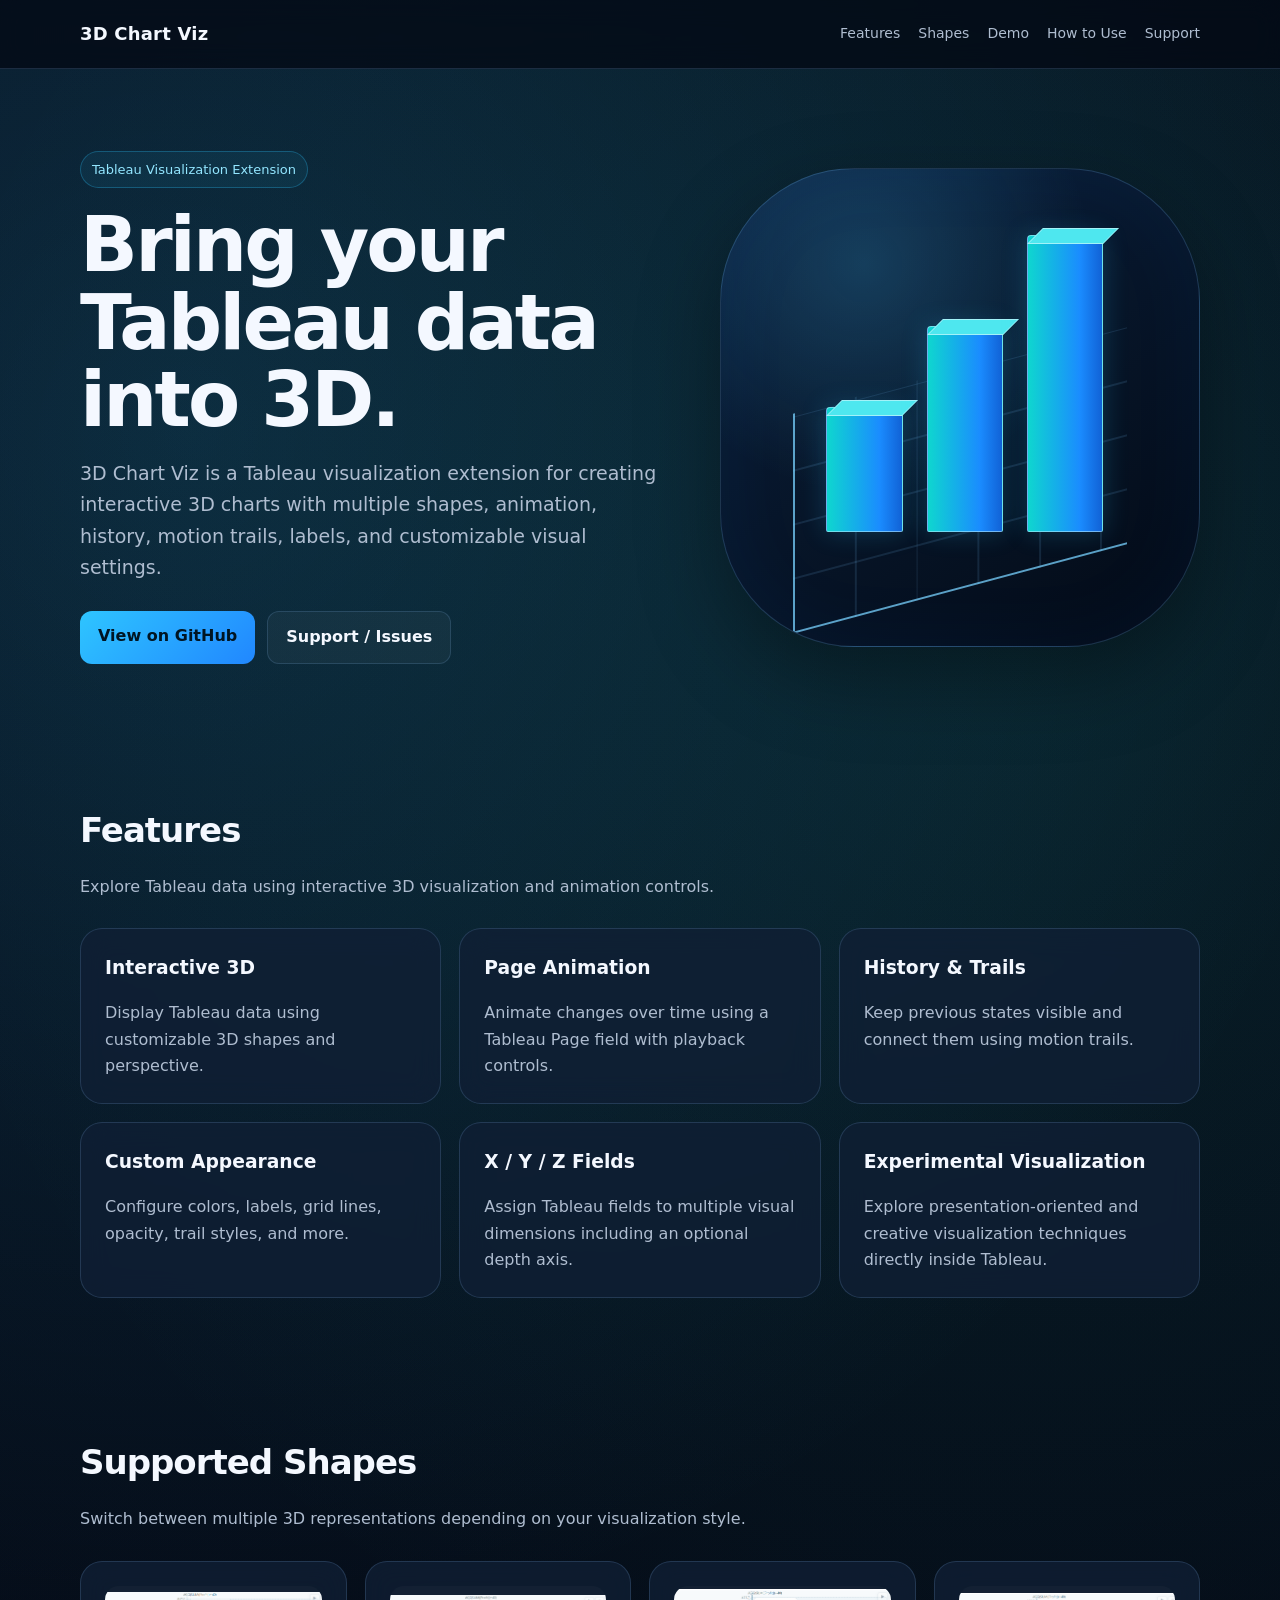
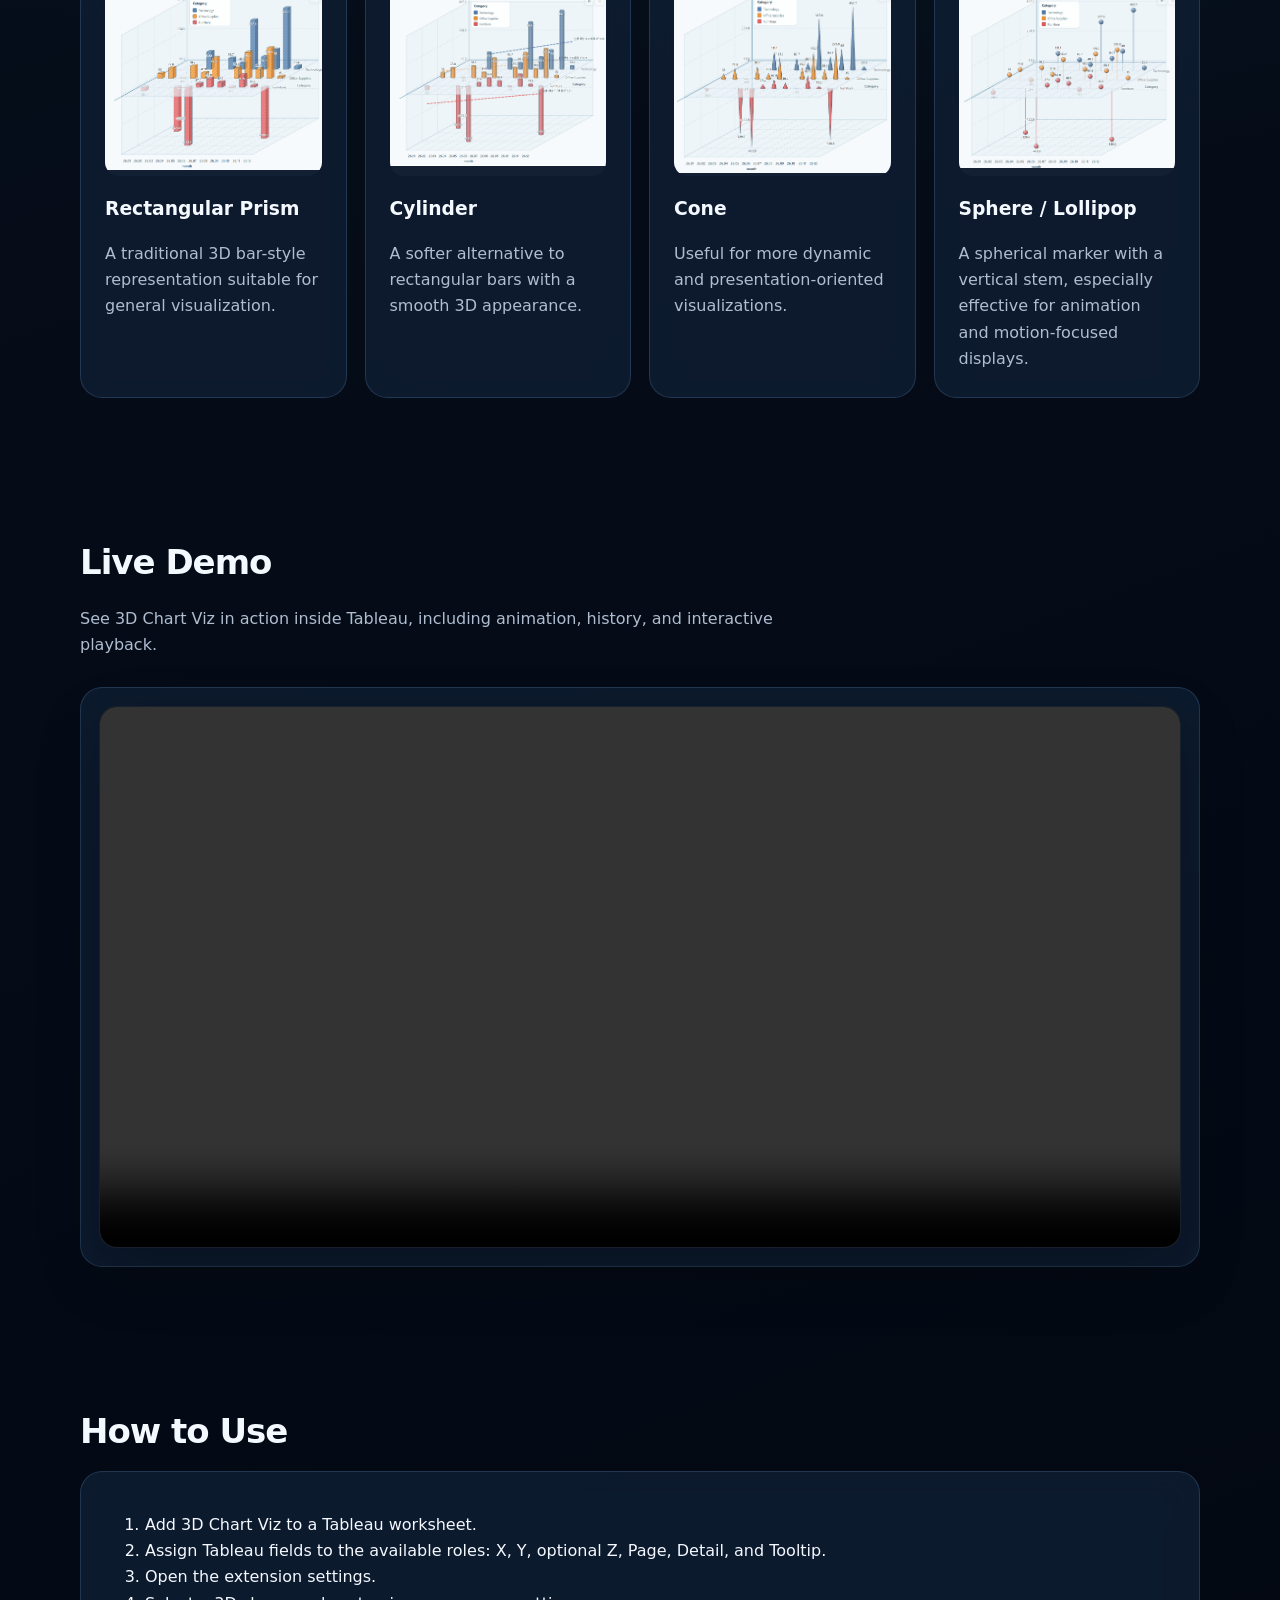
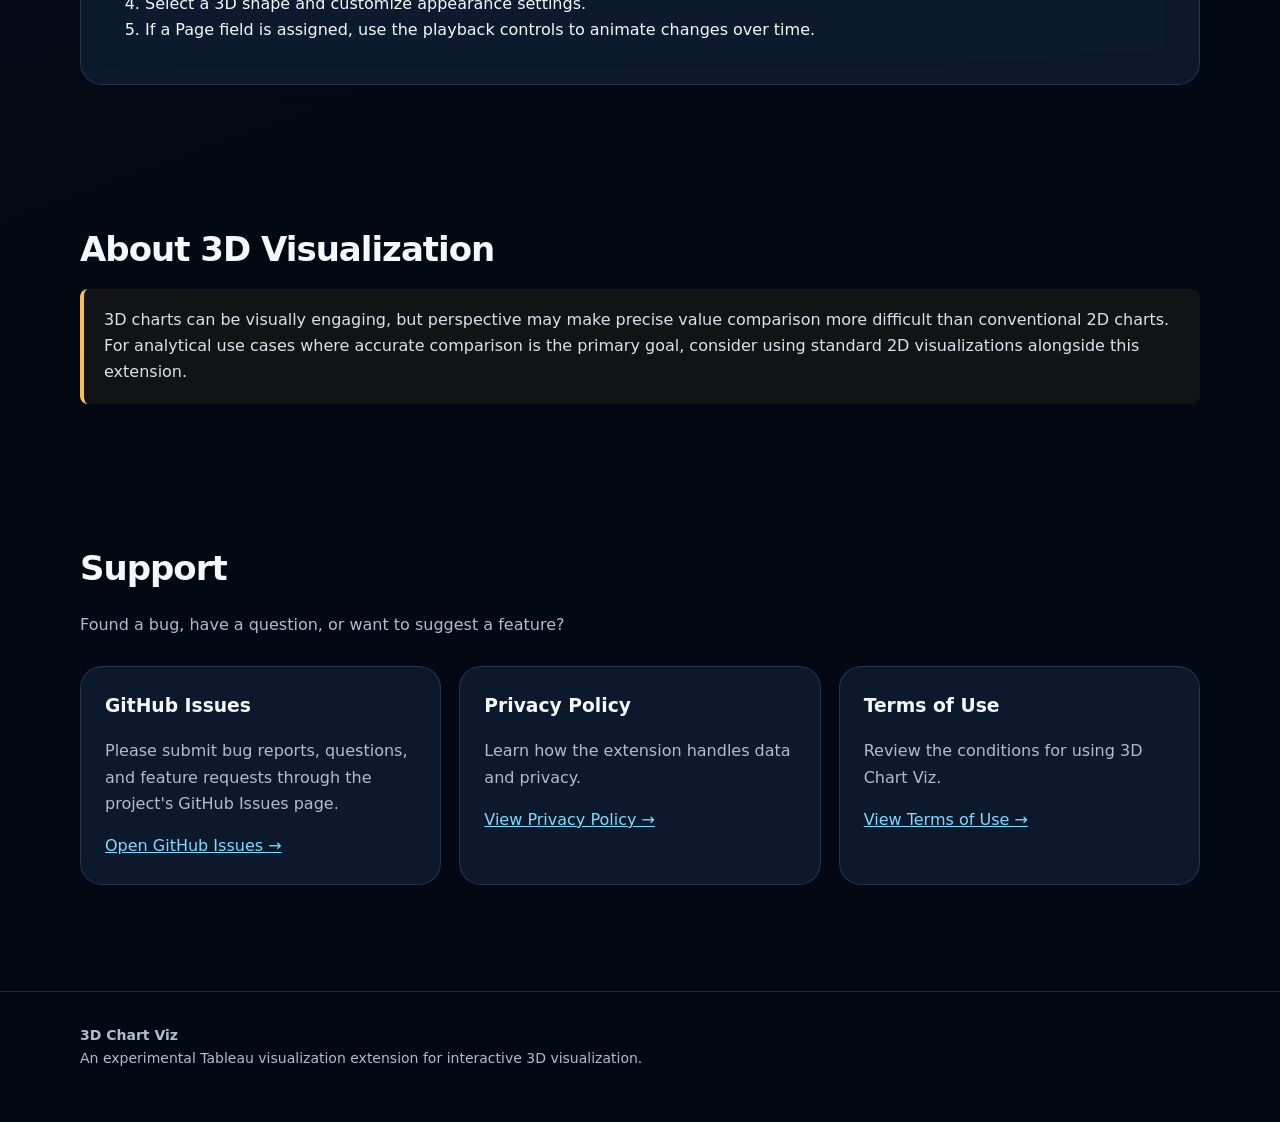
<file: index.html>
<!doctype html>
<html lang="en">
<head>
  <meta charset="utf-8" />
  <meta name="viewport" content="width=device-width, initial-scale=1" />

  <title>3D Chart Viz for Tableau</title>
  <meta
    name="description"
    content="3D Chart Viz is a Tableau visualization extension for interactive 3D charts, animation, history, and motion trails."
  />

  <style>
    :root {
      --bg: #07111f;
      --bg2: #0b1930;
      --panel: rgba(16, 31, 53, 0.78);
      --text: #f4f8ff;
      --muted: #afbdd0;
      --line: rgba(135, 183, 235, 0.18);
      --accent: #2ec5ff;
      --accent2: #24e3c2;
      --max: 1120px;
      --radius: 22px;
    }

    * {
      box-sizing: border-box;
    }

    html {
      scroll-behavior: smooth;
    }

    body {
      margin: 0;
      font-family:
        Inter, ui-sans-serif, system-ui, -apple-system,
        BlinkMacSystemFont, "Segoe UI", sans-serif;
      color: var(--text);
      background:
        radial-gradient(circle at 15% 10%, rgba(46,197,255,.14), transparent 30%),
        radial-gradient(circle at 80% 15%, rgba(36,227,194,.09), transparent 30%),
        linear-gradient(160deg, var(--bg), #030812 80%);
      line-height: 1.65;
    }

    a {
      color: #7edcff;
    }

    .container {
      width: min(var(--max), calc(100% - 36px));
      margin: 0 auto;
    }

    header {
      border-bottom: 1px solid var(--line);
      backdrop-filter: blur(12px);
      position: sticky;
      top: 0;
      z-index: 10;
      background: rgba(3, 8, 18, .72);
    }

    nav {
      height: 68px;
      display: flex;
      align-items: center;
      justify-content: space-between;
      gap: 20px;
    }

    .brand {
      font-weight: 800;
      letter-spacing: .2px;
      font-size: 18px;
    }

    .navlinks {
      display: flex;
      gap: 18px;
      flex-wrap: wrap;
      font-size: 14px;
    }

    .navlinks a {
      color: var(--muted);
      text-decoration: none;
    }

    .hero {
      min-height: 620px;
      display: grid;
      grid-template-columns: 1.1fr .9fr;
      align-items: center;
      gap: 54px;
      padding: 82px 0 70px;
    }

    .eyebrow {
      display: inline-block;
      padding: 7px 11px;
      border: 1px solid rgba(46,197,255,.28);
      border-radius: 999px;
      color: #93e6ff;
      font-size: 13px;
      background: rgba(46,197,255,.07);
    }

    h1 {
      margin: 18px 0;
      font-size: clamp(44px, 7vw, 76px);
      line-height: 1.02;
      letter-spacing: -2.8px;
    }

    .hero p {
      color: var(--muted);
      font-size: 19px;
      max-width: 680px;
    }

    .buttons {
      display: flex;
      gap: 12px;
      flex-wrap: wrap;
      margin-top: 28px;
    }

    .button {
      display: inline-block;
      text-decoration: none;
      padding: 12px 18px;
      border-radius: 12px;
      font-weight: 700;
      border: 1px solid var(--line);
    }

    .button.primary {
      background: linear-gradient(135deg, var(--accent), #2187ff);
      color: #001523;
      border: 0;
    }

    .button.secondary {
      background: rgba(255,255,255,.04);
      color: var(--text);
    }

    .chart-icon {
      aspect-ratio: 1;
      position: relative;
      border-radius: 28%;
      overflow: hidden;
      background:
        radial-gradient(circle at 30% 20%, rgba(70,198,255,.2), transparent 45%),
        linear-gradient(145deg, #0b213d, #030a15);
      border: 1px solid rgba(121,189,255,.22);
      box-shadow:
        inset 0 0 80px rgba(34, 127, 255, .06),
        0 30px 80px rgba(0,0,0,.35);
    }

    .floor {
      position: absolute;
      width: 70%;
      height: 46%;
      left: 15%;
      bottom: 12%;
      transform: skewY(-15deg);
      border-left: 2px solid rgba(120,210,255,.75);
      border-bottom: 2px solid rgba(120,210,255,.75);
      background:
        repeating-linear-gradient(
          90deg,
          transparent 0 18%,
          rgba(123,196,255,.13) 18% 18.5%
        ),
        repeating-linear-gradient(
          0deg,
          transparent 0 24%,
          rgba(123,196,255,.13) 24% 24.7%
        );
    }

    .bar {
      position: absolute;
      bottom: 24%;
      width: 16%;
      border-radius: 4px 4px 2px 2px;
      background: linear-gradient(90deg, #0fd6cf, #1a8cff 70%, #1162d6);
      box-shadow: 0 0 26px rgba(46,197,255,.22);
      border: 1px solid rgba(190,240,255,.55);
    }

    .bar::before {
      content: "";
      position: absolute;
      width: 100%;
      height: 14px;
      left: 7px;
      top: -8px;
      transform: skewX(-45deg);
      background: #4ee7ef;
      border: 1px solid rgba(220,250,255,.6);
    }

    .b1 { left: 22%; height: 26%; }
    .b2 { left: 43%; height: 43%; }
    .b3 { left: 64%; height: 62%; }

    section {
      padding: 68px 0;
    }

    h2 {
      font-size: 34px;
      margin: 0 0 12px;
      letter-spacing: -1px;
    }

    .lead {
      color: var(--muted);
      max-width: 760px;
      margin-bottom: 28px;
    }

    .grid {
      display: grid;
      grid-template-columns: repeat(3, 1fr);
      gap: 18px;
    }

    .shape-grid {
      display: grid;
      grid-template-columns: repeat(4, 1fr);
      gap: 18px;
    }

    .card {
      padding: 24px;
      border: 1px solid var(--line);
      border-radius: var(--radius);
      background: var(--panel);
      backdrop-filter: blur(14px);
    }

    .card h3 {
      margin-top: 0;
      margin-bottom: 8px;
    }

    .card p {
      color: var(--muted);
      margin-bottom: 0;
    }

    .shape {
      margin-bottom: 18px;
    }
    
    .shape img {
      width: 100%;
      height: 190px;
      object-fit: contain;
      display: block;
      border-radius: 14px;
      background: rgba(255,255,255,.025);
    }

    .demo-video {
      width: 100%;
      display: block;
      border-radius: 18px;
      border: 1px solid var(--line);
      background: #000;
      box-shadow: 0 24px 60px rgba(0,0,0,.28);
    }

    .demo-card {
      padding: 18px;
    }

    ul {
      padding-left: 21px;
      color: var(--muted);
    }

    .notice {
      border-left: 4px solid #ffbd4a;
      background: rgba(255,189,74,.06);
      padding: 18px 20px;
      border-radius: 8px;
      color: #d9e2ef;
    }

    footer {
      border-top: 1px solid var(--line);
      color: var(--muted);
      padding: 32px 0 52px;
      margin-top: 38px;
      font-size: 14px;
    }

    @media (max-width: 1100px) and (min-width: 821px) {
      .shape-grid {
        grid-template-columns: repeat(2, 1fr);
      }
    }

    @media (max-width: 820px) {
      .hero {
        grid-template-columns: 1fr;
        padding-top: 58px;
      }

      .hero-visual {
        max-width: 520px;
        width: 100%;
        margin: 0 auto;
      }

      .grid {
        grid-template-columns: 1fr;
      }

      .shape-grid {
        grid-template-columns: 1fr;
      }

      .navlinks {
        display: none;
      }
    }
  </style>
</head>

<body>

<header>
  <div class="container">
    <nav>
      <div class="brand">3D Chart Viz</div>

      <div class="navlinks">
        <a href="#features">Features</a>
        <a href="#shapes">Shapes</a>
        <a href="#demo">Demo</a>
        <a href="#usage">How to Use</a>
        <a href="#support">Support</a>
      </div>
    </nav>
  </div>
</header>

<main>

  <div class="container">
    <section class="hero">

      <div>
        <span class="eyebrow">Tableau Visualization Extension</span>

        <h1>
          Bring your Tableau data into 3D.
        </h1>

        <p>
          3D Chart Viz is a Tableau visualization extension for creating
          interactive 3D charts with multiple shapes, animation, history,
          motion trails, labels, and customizable visual settings.
        </p>

        <div class="buttons">
          <a
            class="button primary"
            href="https://github.com/hideis-g/3d_chart_viz"
          >
            View on GitHub
          </a>

          <a
            class="button secondary"
            href="https://github.com/hideis-g/3d_chart_viz/issues"
          >
            Support / Issues
          </a>
        </div>
      </div>

      <div class="hero-visual">
        <div class="chart-icon">
          <div class="floor"></div>
          <div class="bar b1"></div>
          <div class="bar b2"></div>
          <div class="bar b3"></div>
        </div>
      </div>

    </section>
  </div>


  <section id="features">
    <div class="container">

      <h2>Features</h2>

      <p class="lead">
        Explore Tableau data using interactive 3D visualization and
        animation controls.
      </p>

      <div class="grid">

        <div class="card">
          <h3>Interactive 3D</h3>
          <p>
            Display Tableau data using customizable 3D shapes and
            perspective.
          </p>
        </div>

        <div class="card">
          <h3>Page Animation</h3>
          <p>
            Animate changes over time using a Tableau Page field with
            playback controls.
          </p>
        </div>

        <div class="card">
          <h3>History & Trails</h3>
          <p>
            Keep previous states visible and connect them using motion
            trails.
          </p>
        </div>

        <div class="card">
          <h3>Custom Appearance</h3>
          <p>
            Configure colors, labels, grid lines, opacity, trail styles,
            and more.
          </p>
        </div>

        <div class="card">
          <h3>X / Y / Z Fields</h3>
          <p>
            Assign Tableau fields to multiple visual dimensions including
            an optional depth axis.
          </p>
        </div>

        <div class="card">
          <h3>Experimental Visualization</h3>
          <p>
            Explore presentation-oriented and creative visualization
            techniques directly inside Tableau.
          </p>
        </div>

      </div>

    </div>
  </section>


  <section id="shapes">
    <div class="container">

      <h2>Supported Shapes</h2>

      <p class="lead">
        Switch between multiple 3D representations depending on your
        visualization style.
      </p>

      <div class="shape-grid">

        <div class="card">
          <div class="shape">
            <img src="./3D_Quadrangular_prism.png" alt="Rectangular Prism chart example">
          </div>
          <h3>Rectangular Prism</h3>
          <p>
            A traditional 3D bar-style representation suitable for
            general visualization.
          </p>
        </div>

        <div class="card">
          <div class="shape">
            <img src="./3D_Cylinder.png" alt="Cylinder chart example">
          </div>
          <h3>Cylinder</h3>
          <p>
            A softer alternative to rectangular bars with a smooth
            3D appearance.
          </p>
        </div>

        <div class="card">
          <div class="shape">
            <img src="./3D_Cone.png" alt="Cone chart example">
          </div>
          <h3>Cone</h3>
          <p>
            Useful for more dynamic and presentation-oriented
            visualizations.
          </p>
        </div>

        <div class="card">
          <div class="shape">
            <img src="./3D_Sphere_Lollipop.png" alt="Sphere and Lollipop chart example">
          </div>
          <h3>Sphere / Lollipop</h3>
          <p>
            A spherical marker with a vertical stem, especially effective
            for animation and motion-focused displays.
          </p>
        </div>

      </div>

    </div>
  </section>



  <section id="demo">
    <div class="container">

      <h2>Live Demo</h2>

      <p class="lead">
        See 3D Chart Viz in action inside Tableau, including animation,
        history, and interactive playback.
      </p>

      <div class="card demo-card">
        <video
          class="demo-video"
          controls
          muted
          loop
          playsinline
          preload="metadata"
        >
          <source src="./Supported_Shapes.mp4" type="video/mp4">
          Your browser does not support the video tag.
        </video>
      </div>

    </div>
  </section>


  <section id="usage">
    <div class="container">

      <h2>How to Use</h2>

      <div class="card">

        <ol>
          <li>Add 3D Chart Viz to a Tableau worksheet.</li>

          <li>
            Assign Tableau fields to the available roles:
            X, Y, optional Z, Page, Detail, and Tooltip.
          </li>

          <li>
            Open the extension settings.
          </li>

          <li>
            Select a 3D shape and customize appearance settings.
          </li>

          <li>
            If a Page field is assigned, use the playback controls to
            animate changes over time.
          </li>
        </ol>

      </div>

    </div>
  </section>


  <section>
    <div class="container">

      <h2>About 3D Visualization</h2>

      <div class="notice">
        3D charts can be visually engaging, but perspective may make
        precise value comparison more difficult than conventional 2D
        charts.

        For analytical use cases where accurate comparison is the primary
        goal, consider using standard 2D visualizations alongside this
        extension.
      </div>

    </div>
  </section>


  <section id="support">
    <div class="container">

      <h2>Support</h2>

      <p class="lead">
        Found a bug, have a question, or want to suggest a feature?
      </p>

      <div class="grid">

        <div class="card">
          <h3>GitHub Issues</h3>

          <p>
            Please submit bug reports, questions, and feature requests
            through the project's GitHub Issues page.
          </p>

          <p>
            <a href="https://github.com/hideis-g/3d_chart_viz/issues">
              Open GitHub Issues →
            </a>
          </p>
        </div>

        <div class="card">
          <h3>Privacy Policy</h3>

          <p>
            Learn how the extension handles data and privacy.
          </p>

          <p>
            <a href="./PRIVACY.md">
              View Privacy Policy →
            </a>
          </p>
        </div>

        <div class="card">
          <h3>Terms of Use</h3>

          <p>
            Review the conditions for using 3D Chart Viz.
          </p>

          <p>
            <a href="./TERMS.md">
              View Terms of Use →
            </a>
          </p>
        </div>

      </div>

    </div>
  </section>

</main>


<footer>
  <div class="container">
    <strong>3D Chart Viz</strong><br />
    An experimental Tableau visualization extension for interactive
    3D visualization.
  </div>
</footer>

</body>
</html>
</file>
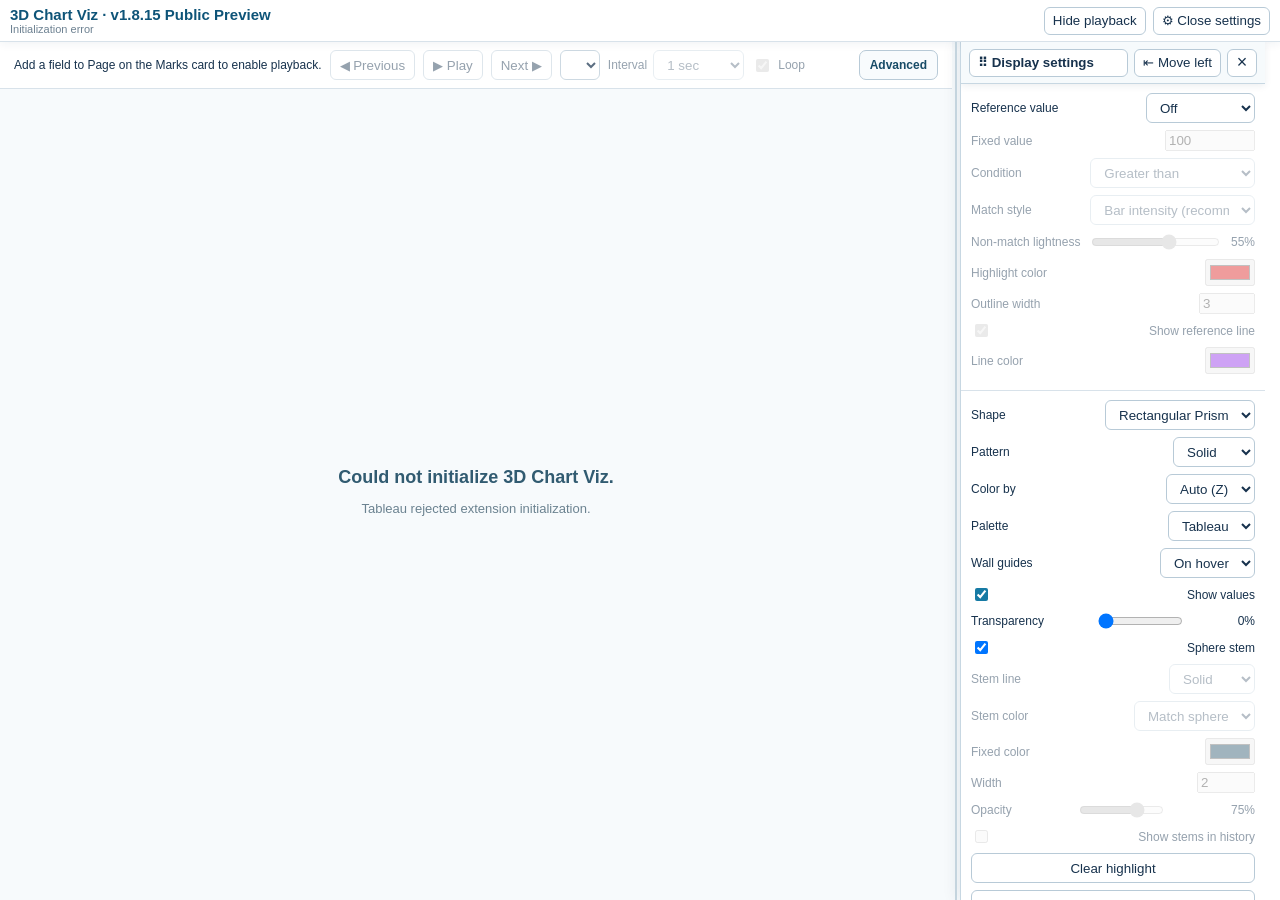
<file: extension/index.html>
<!doctype html>
<html lang="en">
<head>
  <meta charset="utf-8">
  <meta name="viewport" content="width=device-width,initial-scale=1">
  <title>3D Chart Viz</title>
  <link rel="stylesheet" href="styles.css">
  <script src="lib/tableau.extensions.1.latest.js"></script>
  <script defer src="app.js"></script>
</head>
<body>
  <main id="app">
    <header class="toolbar main-header">
      <div class="title-block">
        <strong>3D Chart Viz · v1.8.15 Public Preview</strong>
        <span id="status">Waiting for connection</span>
      </div>
      <button id="toggle-pages" type="button" aria-controls="pages" aria-expanded="true">Hide playback</button>
      <button id="toggle-settings" type="button" aria-controls="settings-panel" aria-expanded="true">⚙ Close settings</button>
    </header>
    <div id="header-recovery" class="header-recovery" hidden aria-label="Hidden header controls">
      <button id="header-mini-pages" type="button" title="Show/hide playback" aria-label="Show/hide playback">▶</button>
      <button id="header-mini-settings" type="button" title="Open settings" aria-label="Open settings">⚙</button>
    </div>
    <div id="workspace" class="workspace" data-settings-side="right">
    <section id="settings-panel" aria-label="Chart settings">
    <div class="settings-panel-header">
      <button id="settings-drag-handle" class="settings-drag-handle" type="button" title="Drag left or right to move the settings panel" aria-label="Move settings panel left or right">⠿ Display settings</button>
      <button id="settings-dock" type="button" title="Move settings panel to the other side">⇤ Move left</button>
      <button id="settings-close" type="button" title="Close settings panel" aria-label="Close settings panel">×</button>
    </div>
    <div class="toolbar">
      <label>Reference value <select id="reference-source"><option value="off">Off</option><option value="fixed">Fixed value</option></select></label>
      <label>Fixed value <input id="reference-fixed" type="number" step="any" value="100" style="width:90px"></label>
      <label>Condition <select id="reference-op"><option value="gt">Greater than</option><option value="ge">Greater than or equal to</option><option value="lt">Less than</option><option value="le">Less than or equal to</option></select></label>
      <label>Match style <select id="reference-style"><option value="intensity" selected>Bar intensity (recommended)</option><option value="outline">Outline</option><option value="glow">Outline + glow</option><option value="fill">Change fill color</option><option value="line-only">Reference line only</option></select></label>
      <label>Non-match lightness <input id="reference-lighten" type="range" min="15" max="80" step="5" value="55"><output id="reference-lighten-value">55%</output></label>
      <label>Highlight color <input id="reference-color" type="color" value="#dc2626"></label>
      <label>Outline width <input id="reference-width" type="number" min="1" max="8" step="0.5" value="3"></label>
      <label><input id="reference-lines" type="checkbox" checked>Show reference line</label>
      <label>Line color <input id="reference-line-color" type="color" value="#9333ea"></label>
      <span id="reference-note"></span>
    </div>
    <div class="toolbar">
      <label>Shape <select id="shape"><option value="bar">Rectangular Prism</option><option value="cylinder">Cylinder</option><option value="cone">Cone</option><option value="sphere">Sphere (Lollipop)</option><option value="snack">Snack Stick</option></select></label><label>Pattern
        <select id="pattern">
          <option value="solid">Solid</option>
          <option value="stripes">Stripes</option>
          <option value="dots">Dots</option>
          <option value="mesh">Mesh</option>
        </select>
      </label>
      <label>Color by <select id="color-field" title="Add another dimension to Detail to select it here"><option value="">Auto (Z)</option></select></label>
      <label>Palette
        <select id="palette">
          <option value="tableau">Tableau</option>
          <option value="ocean">Ocean</option>
          <option value="sunset">Sunset</option>
          <option value="mono">Mono</option>
        </select>
      </label>
      <label>Wall guides <select id="guides"><option value="none">Hidden</option><option value="hover" selected>On hover</option><option value="all">All</option></select></label>
      <label class="check"><input id="labels" type="checkbox" checked>Show values</label>
      <label>Transparency <input id="transparency" type="range" min="0" max="90" value="0" step="5"><output id="transparency-value">0%</output></label>
      <label><input id="stem-show" type="checkbox" checked>Sphere stem</label>
      <label>Stem line <select id="stem-style"><option value="solid" selected>Solid</option><option value="dash">Dashed</option><option value="dot">Dotted</option></select></label>
      <label>Stem color <select id="stem-color-mode"><option value="mark" selected>Match sphere</option><option value="fixed">Fixed color</option></select></label>
      <label>Fixed color <input id="stem-color" type="color" value="#315b71"></label>
      <label>Width <input id="stem-width" type="number" min="0.5" max="6" step="0.5" value="2"></label>
      <label>Opacity <input id="stem-opacity" type="range" min="10" max="100" value="75" step="5"><output id="stem-opacity-value">75%</output></label>
      <label><input id="stem-history" type="checkbox">Show stems in history</label>
      <button id="clear-highlight" type="button">Clear highlight</button>
      <button id="demo" type="button" title="Preview sample outside Tableau">Sample</button>
    </div>
    <div class="toolbar">
      <label>Mark width <select id="mark-width-mode"><option value="auto" selected>Auto</option><option value="fixed">Fixed</option><option value="field">Field</option></select></label>
      <label>Fixed width <input id="width-fixed" type="range" min="20" max="100" step="5" value="75"><output id="width-fixed-value">75%</output></label>
      <label>Width field <select id="width-field" title="Add a numeric field to Detail to select it here"><option value="">Select a field</option></select></label>
      <label>Minimum width <input id="width-min" type="range" min="15" max="90" step="5" value="30"><output id="width-min-value">30%</output></label>
      <label>Maximum width <input id="width-max" type="range" min="20" max="100" step="5" value="100"><output id="width-max-value">100%</output></label>
      <span id="width-note">Width: Auto</span>
    </div>
    <div class="toolbar">
      <label>Mark depth <select id="mark-depth-mode"><option value="auto" selected>Auto</option><option value="fixed">Fixed</option><option value="field">Field</option></select></label>
      <label>Fixed depth <input id="depth-fixed" type="range" min="20" max="100" step="5" value="55"><output id="depth-fixed-value">55%</output></label>
      <label>Depth field <select id="depth-field" title="Add a numeric field to Detail to select it here"><option value="">Select a field</option></select></label>
      <label>Minimum depth <input id="depth-min" type="range" min="15" max="90" step="5" value="30"><output id="depth-min-value">30%</output></label>
      <label>Maximum depth <input id="depth-max" type="range" min="20" max="100" step="5" value="100"><output id="depth-max-value">100%</output></label>
      <span id="depth-note">Depth: Auto</span>
    </div>
    <div class="toolbar">
      <label>Stacking <select id="stack-mode"><option value="none" selected>None</option><option value="color">Stack by color series</option></select></label>
      <label>Stack order <select id="stack-order"><option value="legend">Legend order</option><option value="value-desc">Value descending</option><option value="value-asc">Value ascending</option></select></label>
      <label>Labels <select id="stack-label"><option value="segment">Each segment</option><option value="total">Total only</option><option value="both">Segments + total</option><option value="none">Hidden</option></select></label>
      <span id="stack-note">Available for Rectangular Prism and Cylinder</span>
    </div>
    <details class="appearance"><summary>Snack Stick settings</summary><div class="toolbar">
      <label id="snack-style-control">Snack Style <select id="snack-style"><option value="classic" selected>Classic</option><option value="thick-choco">Thick Choco</option><option value="crunch">Crunch</option></select></label>
      <label>Profile <select id="snack-profile"><option value="round" selected>Round (cylinder)</option><option value="square">Square (prism)</option></select></label>
      <label>Chocolate color <select id="snack-chocolate-mode"><option value="fixed" selected>Fixed color</option><option value="series">Series color</option></select></label>
      <label>Coating Color <input id="snack-chocolate-color" type="color" value="#5b2d1f"></label>
      <label>Biscuit Color <input id="snack-biscuit-color" type="color" value="#d6a45f"></label>
      <label>Coating Ratio <input id="snack-chocolate-ratio" type="range" min="70" max="95" step="5" value="85"><output id="snack-chocolate-ratio-value">85%</output></label>
      <label>Width adjustment <input id="snack-width" type="range" min="35" max="90" step="5" value="65"><output id="snack-width-value">65%</output></label>
      <label>Coating Thickness <input id="snack-coating-thickness" type="range" min="100" max="150" step="5" value="125"><output id="snack-coating-thickness-value">125%</output></label>
      <label>Crunch Intensity <input id="snack-crunch-intensity" type="range" min="0" max="100" step="10" value="50"><output id="snack-crunch-intensity-value">50%</output></label>
      <label>Gloss / shading <input id="snack-gloss" type="range" min="0" max="100" step="10" value="70"><output id="snack-gloss-value">70%</output></label>
      <span id="snack-note">Available when Snack Stick is selected</span>
    </div></details>
    <details class="appearance"><summary>Y-value table calculation</summary><div class="toolbar">
      <label>Calculation <select id="table-calc"><option value="none">None (original value)</option><option value="running-total">Running total</option><option value="moving-average">Moving average</option></select></label>
      <label>Calculation direction <select id="calc-direction"><option value="x">X-axis order</option><option value="page">Page order</option></select></label>
      <label>Partition <select id="calc-partition"><option value="z-color">Z + color series</option><option value="z">By Z</option><option value="color">By color</option><option value="all">All</option></select></label>
      <label>Moving average window <input id="calc-window" type="number" min="1" max="120" value="3"></label>
      <span id="calc-note"></span>
    </div></details>
    <details class="appearance"><summary>Linear trend line</summary><div class="toolbar">
      <label><input id="trend-show" type="checkbox">Show trend line</label>
      <label>X interpretation <select id="trend-x-mode"><option value="auto">Auto (prefer numeric/date)</option><option value="order">Displayed X order</option></select></label>
      <label>Partition <select id="trend-partition"><option value="z-color">Z + color series</option><option value="z">By Z</option><option value="color">By color</option><option value="all">All</option></select></label>
      <label>Line color <select id="trend-color-mode"><option value="series">Series color</option><option value="fixed">Fixed color</option></select></label>
      <label>Fixed color <input id="trend-color" type="color" value="#7c3aed"></label>
      <label>Line <select id="trend-style"><option value="solid">Solid</option><option value="dash" selected>Dashed</option><option value="dot">Dotted</option></select></label>
      <label>Width <input id="trend-width" type="number" min="0.5" max="8" step="0.5" value="2.5"></label>
      <label><input id="trend-stats" type="checkbox" checked>Show slope / R²</label>
      <span id="trend-note"></span><span id="trend-summary"></span>
    </div></details>
    <details class="appearance"><summary>Layout / legend</summary><div class="toolbar">
      <label>Top margin <input id="layout-top" type="number" min="8" max="120" value="24"></label>
      <label>Bottom margin <input id="layout-bottom" type="number" min="30" max="200" value="54"></label>
      <label>Left margin <input id="layout-left" type="number" min="54" max="220" value="82"></label>
      <label>Right margin <input id="layout-right" type="number" min="24" max="220" value="48"></label>
      <label>Legend <select id="legend-position"><option value="inside-right" selected>Inside · upper right</option><option value="inside-left">Inside · upper left</option><option value="outside-right">Outside · right</option><option value="hidden">Hidden</option></select></label>
      <label>Legend X offset <input id="legend-x" type="number" min="-200" max="200" value="0"></label>
      <label>Legend Y offset <input id="legend-y" type="number" min="-200" max="200" value="0"></label>
      <button id="layout-reset" type="button">Reset to compact</button>
    </div><p>Margins and legend offsets are in pixels. Placing the legend inside expands the chart area by avoiding reserved space on the right.</p></details>
    <details class="appearance"><summary>Axes and ordering</summary><div class="toolbar"><label>X title position <select id="x-title-pos"><option value="end">End</option><option value="center">Center</option><option value="start">Start</option><option value="hidden">Hidden</option></select></label><label>X title X offset <input id="x-title-x" type="number" min="-80" max="80" value="0"></label><label>X title Y offset <input id="x-title-y" type="number" min="-80" max="80" value="0"></label><label>X labels/ticks X offset <input id="x-tick-x" type="number" min="-80" max="80" value="0"></label><label>X labels/ticks Y offset <input id="x-tick-y" type="number" min="-80" max="80" value="0"></label><label>X label angle <input id="x-angle" type="number" min="-90" max="90" value="0"></label><label>X sort order <select id="x-sort"><option value="source">Source order</option><option value="asc">Name ascending</option><option value="desc">Name descending</option><option value="value-asc">Total value ascending</option><option value="value-desc">Total value descending</option><option value="manual">Manual order</option></select></label><select id="x-member" aria-label="X item to move"></select><button id="x-up">Move earlier</button><button id="x-down">Move later</button><label>Y title position <select id="y-title-pos"><option value="end">End</option><option value="center">Center</option><option value="start">Start</option><option value="hidden">Hidden</option></select></label><label>Y title X offset <input id="y-title-x" type="number" min="-80" max="80" value="0"></label><label>Y title Y offset <input id="y-title-y" type="number" min="-80" max="80" value="0"></label><label>Y labels/ticks X offset <input id="y-tick-x" type="number" min="-80" max="80" value="0"></label><label>Y labels/ticks Y offset <input id="y-tick-y" type="number" min="-80" max="80" value="0"></label><label>Y label angle <input id="y-angle" type="number" min="-90" max="90" value="0"></label><label>Z title position <select id="z-title-pos"><option value="end">End</option><option value="center">Center</option><option value="start">Start</option><option value="hidden">Hidden</option></select></label><label>Z title X offset <input id="z-title-x" type="number" min="-80" max="80" value="0"></label><label>Z title Y offset <input id="z-title-y" type="number" min="-80" max="80" value="0"></label><label>Z labels/ticks X offset <input id="z-tick-x" type="number" min="-80" max="80" value="0"></label><label>Z labels/ticks Y offset <input id="z-tick-y" type="number" min="-80" max="80" value="0"></label><label>Z label angle <input id="z-angle" type="number" min="-90" max="90" value="0"></label><label>Z sort order <select id="z-sort"><option value="source">Source order</option><option value="asc">Name ascending</option><option value="desc">Name descending</option><option value="value-asc">Total value ascending</option><option value="value-desc">Total value descending</option><option value="manual">Manual order</option></select></label><select id="z-member" aria-label="Z item to move"></select><button id="z-up">Move earlier</button><button id="z-down">Move later</button></div><p>Offsets are in pixels. For manual order, select an item and move it earlier or later. Value-based order is fixed using totals across all pages.</p></details><details class="appearance"><summary>Planes and grid lines</summary><div class="toolbar"><label>Plane color (all 3 planes)<input id="plane-color" type="color" value="#eaf3f7"></label><label>Plane grid lines <select id="grid-style"><option value="solid">Solid</option><option value="dash" >Dashed</option><option value="dot">Dotted</option><option value="none">Hidden</option></select></label><label>Color <input id="grid-color" type="color" value="#88a9bb"></label><label>Width <input id="grid-width" type="number" min="0.5" max="4" step="0.5" value="1"></label><label>Mark-to-wall guides <select id="guide-style"><option value="solid">Solid</option><option value="dash" selected>Dashed</option><option value="dot">Dotted</option><option value="none">Hidden</option></select></label><label>Color <input id="guide-color" type="color" value="#88a9bb"></label><label>Width <input id="guide-width" type="number" min="0.5" max="4" step="0.5" value="1"></label></div></details><details id="filter-panel"><summary>Filters (this extension only)</summary><button id="reset-filters" type="button">Reset to all selected</button><div id="filter-options"></div></details>
    <details class="appearance"><summary>Axes and frame lines</summary><div class="toolbar">
      <label>X / Y / Z axis lines <select id="axis-line-mode"><option value="visible" selected>Visible</option><option value="hidden">Hidden</option></select></label>
      <label>Axis line color <input id="axis-line-color" type="color" value="#165f83"></label>
      <label>Axis line width <input id="axis-line-width" type="number" min="0.5" max="6" step="0.5" value="1.5"></label>
      <label>3D frame lines <select id="frame-line-mode"><option value="visible" selected>Visible</option><option value="hidden">Hidden</option></select></label>
      <label>Frame line color <input id="frame-line-color" type="color" value="#99bccc"></label>
      <label>Frame line width <input id="frame-line-width" type="number" min="0.5" max="6" step="0.5" value="1"></label>
    </div><p>Axis lines are the X, Y, and Z reference axes. Frame lines outline the back, side, zero plane, and lower plane for negative values. Configure lines within planes under “Planes and grid lines.”</p></details>
    <details class="appearance"><summary>Background and display settings</summary><div class="toolbar">
      <label>Top header <select id="header-mode"><option value="full" selected>Visible</option><option value="compact">Compact</option><option value="hidden">Hidden</option></select></label>
      <label>Extension background <select id="background-mode"><option value="solid" selected>Solid background</option><option value="chart-transparent">Chart area transparent</option><option value="all-transparent">Transparent including header</option></select></label>
      <label>Background color <input id="background-color" type="color" value="#f7fafc"></label>
      <label>Background opacity <input id="background-opacity" type="range" min="10" max="100" step="5" value="100"><output id="background-opacity-value">100%</output></label>
      <label>Label halo <select id="label-halo"><option value="white" selected>White</option><option value="black">Black</option><option value="none">None</option></select></label>
      <label>Planes <select id="plane-mode"><option value="color" selected>Colored</option><option value="transparent">Transparent (keep grid lines)</option></select></label>
      <label>Lower plane for negative values <select id="negative-floor-mode"><option value="surface" selected>Plane + grid lines</option><option value="grid">Grid lines only</option><option value="none">Hidden</option></select></label>
      <label>Axes after filtering <select id="filter-axis-mode"><option value="keep" selected>Keep names and positions</option><option value="compact">Hide and compact</option></select></label>
    </div><p>To show an image behind the extension, set both “Extension background” and “Planes” to transparent. The settings panel remains white for readability.</p></details>
    </section>
    <div id="settings-resizer" role="separator" aria-orientation="vertical" aria-label="Resize settings panel" tabindex="0" title="Drag to resize the settings panel. Double-click to restore the default width."></div>
    <div id="content-column" class="content-column">
    <section id="pages" class="page-toolbar" aria-label="Page playback" data-playback-ui="simple">
      <span id="page-hint">Add a field to Page on the Marks card to enable playback.</span>
      <button id="page-prev" type="button">◀ Previous</button>
      <button id="page-play" type="button">▶ Play</button>
      <button id="page-next" type="button">Next ▶</button>
      <select id="page-select" aria-label="Displayed page"></select>
      <label class="page-advanced">Order <select id="page-order"><option value="asc">Ascending</option><option value="desc">Descending</option></select></label>
      <input class="page-advanced" id="page-slider" type="range" min="0" max="0" value="0" step="1" aria-label="Page position">
      <output class="page-advanced" id="page-position"></output>
      <label>Interval <select id="page-speed"><option value="250">0.25 sec</option><option value="500">0.5 sec</option><option value="1000" selected>1 sec</option><option value="2000">2 sec</option></select></label>
      <label><input id="page-loop" type="checkbox" checked>Loop</label>
      <label class="page-advanced">History <select id="history-mode"><option value="none">None</option><option value="recent">Recent</option><option value="all">All</option></select></label>
      <label class="page-advanced">History Count <input id="history-count" type="number" min="1" max="50" value="3"></label>
      <label class="page-advanced">History Opacity <input id="history-opacity" type="range" min="5" max="80" value="25" step="5"><output id="history-opacity-value">25%</output></label>
      <label class="page-advanced"><input id="history-fade" type="checkbox" checked>Fade Older History</label>
      <label class="page-advanced"><input id="trajectory-show" type="checkbox">Trail</label>
      <label class="page-advanced"><input id="trajectory-break-wrap" type="checkbox" checked>Break at X Wrap</label>
      <label class="page-advanced">Line <select id="trajectory-style"><option value="solid">Solid</option><option value="dash" selected>Dashed</option><option value="dot">Dotted</option></select></label>
      <label class="page-advanced">Trail Color <input id="trajectory-color" type="color" value="#7c3aed"></label>
      <label class="page-advanced">Width <input id="trajectory-width" type="number" min="0.5" max="6" step="0.5" value="2"></label>
      <button id="page-ui-toggle" class="page-ui-toggle" type="button" aria-pressed="false" title="Show advanced playback settings">Advanced</button>
    </section>
    <section id="message" class="message" hidden></section>
    <section id="chart" aria-label="3D chart"></section>
    <div id="tooltip" role="tooltip" hidden></div>
    </div>
    </div>
  </main>
</body>
</html>
</file>
<file: extension/styles.css>
:root { color-scheme: light; font-family: "Segoe UI", "Yu Gothic UI", sans-serif; color: #17324d; }
* { box-sizing: border-box; }
[hidden] { display: none !important; }
html, body, #app { width: 100%; height: 100%; margin: 0; overflow: hidden; }
body { background: var(--app-background, #f7fafc); }
#app { position: relative; display: flex; flex-direction: column; }
body[data-background-mode="chart-transparent"],
body[data-background-mode="all-transparent"],
body[data-background-mode="chart-transparent"] #app,
body[data-background-mode="all-transparent"] #app,
body[data-background-mode="chart-transparent"] .workspace,
body[data-background-mode="all-transparent"] .workspace,
body[data-background-mode="chart-transparent"] .content-column,
body[data-background-mode="all-transparent"] .content-column,
body[data-background-mode="chart-transparent"] #chart,
body[data-background-mode="all-transparent"] #chart { background: transparent !important; }
body[data-background-mode="all-transparent"] .main-header,
body[data-background-mode="all-transparent"] .page-toolbar { background: transparent; box-shadow: none; }
.workspace { --settings-width: 320px; position: relative; display: flex; flex: 1; min-height: 0; min-width: 0; overflow: hidden; }
.content-column { order: 1; display: flex; flex: 1; flex-direction: column; min-width: 0; min-height: 0; }
#settings-panel { order: 3; flex: 0 0 var(--settings-width); width: var(--settings-width); min-width: 240px; max-width: 55%; height: 100%; overflow: auto; background: #fff; border-left: 1px solid #c7d7e2; box-shadow: -4px 0 14px rgba(25,56,82,.08); scrollbar-gutter: stable; }
#settings-resizer { order: 2; position: relative; z-index: 5; flex: 0 0 8px; width: 8px; cursor: col-resize; background: transparent; touch-action: none; }
#settings-resizer::after { content: ""; position: absolute; top: 0; bottom: 0; left: 3px; width: 2px; background: #c4d4de; transition: background .15s, width .15s; }
#settings-resizer:hover::after, #settings-resizer:focus::after, body.resizing-settings #settings-resizer::after { left: 2px; width: 4px; background: #167aa4; }
#settings-panel[hidden] + #settings-resizer { display: none; }
.workspace[data-settings-side="left"] #settings-panel { order: 1; border-right: 1px solid #c7d7e2; border-left: 0; box-shadow: 4px 0 14px rgba(25,56,82,.08); }
.workspace[data-settings-side="left"] #settings-resizer { order: 2; }
.workspace[data-settings-side="left"] .content-column { order: 3; }
.settings-panel-header { position: sticky; top: 0; z-index: 8; display: flex; align-items: center; gap: 6px; min-height: 42px; padding: 6px 8px; background: rgba(246,250,252,.98); border-bottom: 1px solid #c7d7e2; box-shadow: 0 2px 7px rgba(25,56,82,.08); }
.settings-panel-header button { height: 28px; padding: 0 8px; }
.settings-drag-handle { flex: 1; text-align: left; font-weight: 700; cursor: grab; touch-action: none; }
.settings-drag-handle:active, body.dragging-settings .settings-drag-handle { cursor: grabbing; }
#settings-close { width: 30px; padding: 0; font-size: 18px; }
.workspace.drop-left::before, .workspace.drop-right::before { content: "Move settings panel here"; position: absolute; z-index: 30; top: 12px; bottom: 12px; display: grid; place-items: center; width: min(36%, 360px); border: 2px dashed #167aa4; border-radius: 10px; color: #0e5478; background: rgba(225,243,251,.92); font-size: 13px; font-weight: 700; pointer-events: none; }
.workspace.drop-left::before { left: 12px; }
.workspace.drop-right::before { right: 12px; }
#settings-panel > .toolbar, #settings-panel .appearance .toolbar { display: grid; grid-template-columns: minmax(0, 1fr); align-items: stretch; gap: 7px; min-height: 0; padding: 9px 10px; box-shadow: none; }
#settings-panel > .toolbar label, #settings-panel .appearance .toolbar label { justify-content: space-between; min-width: 0; white-space: normal; }
#settings-panel > .toolbar select, #settings-panel .appearance .toolbar select { max-width: 58%; }
#settings-panel .appearance { padding: 8px 10px; border-top: 1px solid #e2ebf0; }
#settings-panel .appearance > p { margin: 7px 2px 2px; color: #627b8b; line-height: 1.5; }
#settings-panel #filter-panel { max-height: none; padding: 8px 10px; border-top: 1px solid #e2ebf0; }
#settings-panel #filter-options { display: grid; gap: 8px; }
#settings-panel #filter-options fieldset { min-width: 0; }
#chart { flex: 1; }
.page-toolbar { display: flex; align-items: center; flex-wrap: wrap; gap: 8px; padding: 8px 14px; background: white; border-bottom: 1px solid #d8e2ea; font-size: 12px; }
#pages[data-playback-ui="simple"] .page-advanced { display: none !important; }
.page-ui-toggle { margin-left: auto; padding: 5px 10px; border: 1px solid #b8cad7; border-radius: 7px; background: #f8fbfd; color: #174b67; font-size: 12px; font-weight: 600; cursor: pointer; }
.page-ui-toggle:hover { background: #eef7fb; border-color: #7aa8bf; }
.page-ui-toggle:focus-visible { outline: 2px solid #2b8dbd; outline-offset: 2px; }
#page-slider { width: 150px; }
#page-select { max-width: 220px; }
#history-count, #trajectory-width { width: 58px; }
#history-opacity { width: 85px; }
button:disabled { opacity: .45; cursor: default; }
.toolbar { flex-wrap: wrap; }
#transparency { width: 85px; }
#stem-width { width: 58px; }
#stem-opacity { width: 85px; }
#filter-panel { padding: 6px 14px; font-size: 12px; background: white; max-height: 180px; overflow: auto; }
#filter-panel summary { cursor: pointer; margin-bottom: 5px; }
#filter-options { display: flex; gap: 20px; flex-wrap: wrap; }
#filter-options fieldset { border: 1px solid #d8e2ea; min-width: 140px; max-height: 110px; overflow: auto; }
#filter-options label { display: flex; margin: 4px; white-space: normal; }
label:has(input:disabled), label:has(select:disabled) { opacity: .45; }
.legend-item { cursor: pointer; }
.legend-item:focus { outline: 1px solid #167aa4; }
.axis-overlay { pointer-events: none; }
.toolbar { min-height: 54px; display: flex; align-items: center; gap: 13px; padding: 8px 14px; background: rgba(255,255,255,.96); border-bottom: 1px solid #d8e2ea; box-shadow: 0 2px 9px rgba(25,56,82,.06); z-index: 2; }
.main-header { min-height: 42px; flex-wrap: nowrap; gap: 7px; padding: 4px 10px; }
.main-header .title-block { min-width: 125px; width: auto; }
.main-header button { height: 28px; padding: 0 8px; }
body[data-header-mode="compact"] .main-header { min-height: 34px; padding: 2px 6px; }
body[data-header-mode="compact"] .main-header .title-block { display: none; }
body[data-header-mode="compact"] .main-header #toggle-pages { margin-left: auto; }
body[data-header-mode="hidden"] .main-header { display: none; }
.header-recovery { position: absolute; top: 7px; right: 9px; z-index: 20; display: flex; gap: 5px; opacity: .38; transition: opacity .15s; }
.header-recovery:hover, .header-recovery:focus-within { opacity: 1; }
.header-recovery button { width: 31px; height: 29px; padding: 0; border-color: rgba(94,126,146,.55); background: rgba(255,255,255,.72); box-shadow: 0 2px 8px rgba(25,56,82,.14); }
body[data-background-mode="all-transparent"] .header-recovery button { background: rgba(255,255,255,.58); }
.title-block { display: grid; min-width: 150px; margin-right: auto; }
.title-block strong { color: #0e5478; font-size: 15px; }
#status { color: #6d8191; font-size: 11px; }
label { display: flex; align-items: center; gap: 6px; font-size: 12px; white-space: nowrap; }
select, button { height: 30px; border: 1px solid #b8cad7; border-radius: 6px; background: white; color: #17324d; padding: 0 9px; }
button { cursor: pointer; }
button:hover { background: #eef6fa; }
.check input { accent-color: #167aa4; }
.message { margin: 12px; padding: 12px 14px; border: 1px solid #f0c36a; border-radius: 8px; color: #704b00; background: #fff8e8; font-size: 13px; }
#chart { position: relative; min-height: 0; }
#chart svg { width: 100%; height: 100%; display: block; }
.axis { stroke: #165f83; stroke-width: 1.5; fill: none; vector-effect: non-scaling-stroke; }
.grid { stroke: #8fb5c8; stroke-width: .8; opacity: .34; fill: none; vector-effect: non-scaling-stroke; }
.floor { fill: #eaf3f7; stroke: #99bccc; stroke-width: 1; opacity: .72; }
.side-wall { fill: #e8f0f6; fill-opacity: .55; stroke: #a5becd; stroke-width: 1; }
.wall-grid { stroke: #88a9bb; stroke-width: .8; opacity: .6; }
.projection-guides { pointer-events: none; }
.projection-line { stroke-width: 1.4; stroke-dasharray: 4 4; opacity: .85; }
.region-guide { stroke-dasharray: 3 3; }
.floor-grid { stroke: #7fa8ba; stroke-width: .75; opacity: .52; fill: none; vector-effect: non-scaling-stroke; }
.floor-edge { stroke: #397793; stroke-width: 1.25; opacity: .9; fill: none; vector-effect: non-scaling-stroke; }
.bar-face { stroke: #173d51; stroke-width: .75; vector-effect: non-scaling-stroke; cursor: default; }
.history-mark { pointer-events: none; }
.trajectory-line { vector-effect: non-scaling-stroke; }
.trend-line { vector-effect: non-scaling-stroke; opacity: .95; }
.trend-label { fill: #244e64; font-size: 9px; font-weight: 600; paint-order: stroke; stroke: var(--label-halo-color, #fff); stroke-width: var(--label-halo-width, 3px); stroke-linejoin: round; }
.stem-line { vector-effect: non-scaling-stroke; pointer-events: none; }
.axis-label { fill: #315b71; font-size: 11px; paint-order: stroke; stroke: var(--label-halo-color, #fff); stroke-width: var(--label-halo-width, 3px); stroke-linejoin: round; }
.axis-title { fill: #244e64; font-size: 11px; font-weight: 600; paint-order: stroke; stroke: var(--label-halo-color, #fff); stroke-width: var(--label-halo-width, 3px); stroke-linejoin: round; }
.category-label { font-weight: 600; }
.depth-label { paint-order: stroke; }
.value-label { fill: #18394a; font-size: 10px; font-weight: 600; paint-order: stroke; stroke: var(--label-halo-color, #fff); stroke-width: var(--label-halo-width, 3px); stroke-linejoin: round; }
.value-label-inside { fill: #fff; stroke: rgba(16,49,65,.35); stroke-width: 2px; }
.legend-bg { fill: rgba(255,255,255,.9); stroke: #ccdae2; stroke-width: 1; }
.legend-title { fill: #244e64; font-size: 11px; font-weight: 700; }
.legend-label { fill: #315b71; font-size: 10px; }
.legend-more { fill: #6b8290; font-size: 9px; }
.legend-swatch { stroke: #315b71; stroke-width: .6; }
.empty-title { fill: #315b71; font-size: 18px; font-weight: 600; }
.empty-note { fill: #6b8290; font-size: 13px; }
#tooltip { position: fixed; pointer-events: none; z-index: 10; max-width: 360px; padding: 9px 12px; border-radius: 6px; background: rgba(18,43,58,.94); color: white; font-size: 12px; line-height: 1.6; white-space: pre-line; overflow-wrap: anywhere; font-variant-numeric: tabular-nums; box-shadow: 0 4px 18px rgba(0,0,0,.2); }
@media (max-width: 760px) {
  .toolbar { gap: 7px; flex-wrap: wrap; }
  .title-block { width: 100%; }
  .main-header { flex-wrap: nowrap; }
  .main-header .title-block { width: auto; min-width: 112px; }
  .main-header .title-block strong { font-size: 13px; }
  .main-header button { font-size: 11px; padding: 0 6px; }
  #settings-panel { position: absolute; z-index: 20; top: 0; bottom: 0; right: 0; max-width: calc(100% - 34px); box-shadow: -8px 0 24px rgba(25,56,82,.22); }
  #settings-resizer { position: absolute; z-index: 21; top: 0; bottom: 0; right: var(--settings-width); }
  .workspace[data-settings-side="left"] #settings-panel { right: auto; left: 0; box-shadow: 8px 0 24px rgba(25,56,82,.22); }
  .workspace[data-settings-side="left"] #settings-resizer { right: auto; left: var(--settings-width); }
}

.appearance {padding:8px 14px;background:white;font-size:12px;} .appearance summary {cursor:pointer;font-weight:600;} .appearance input[type=number] {width:62px;} .appearance .toolbar {box-shadow:none;} .back-wall {fill:#eaf3f7;stroke:#99bccc;}
</file>
